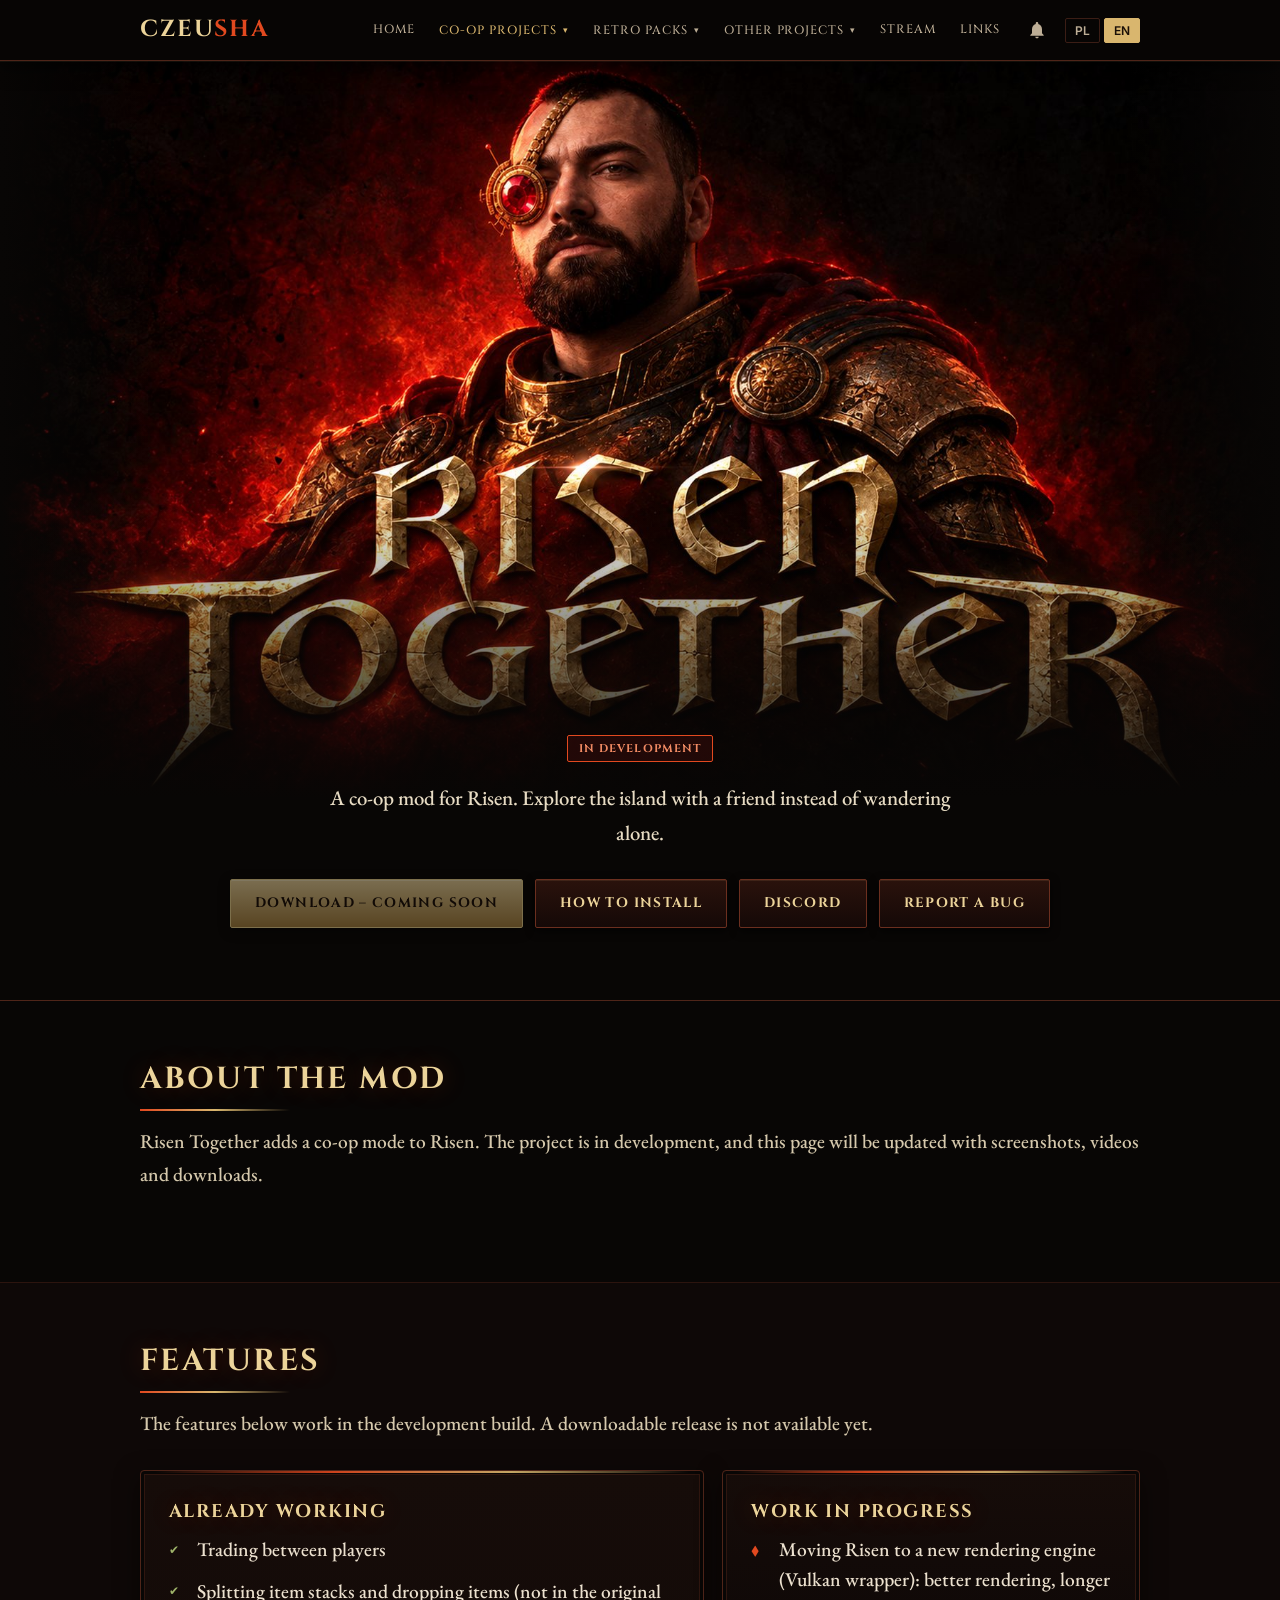
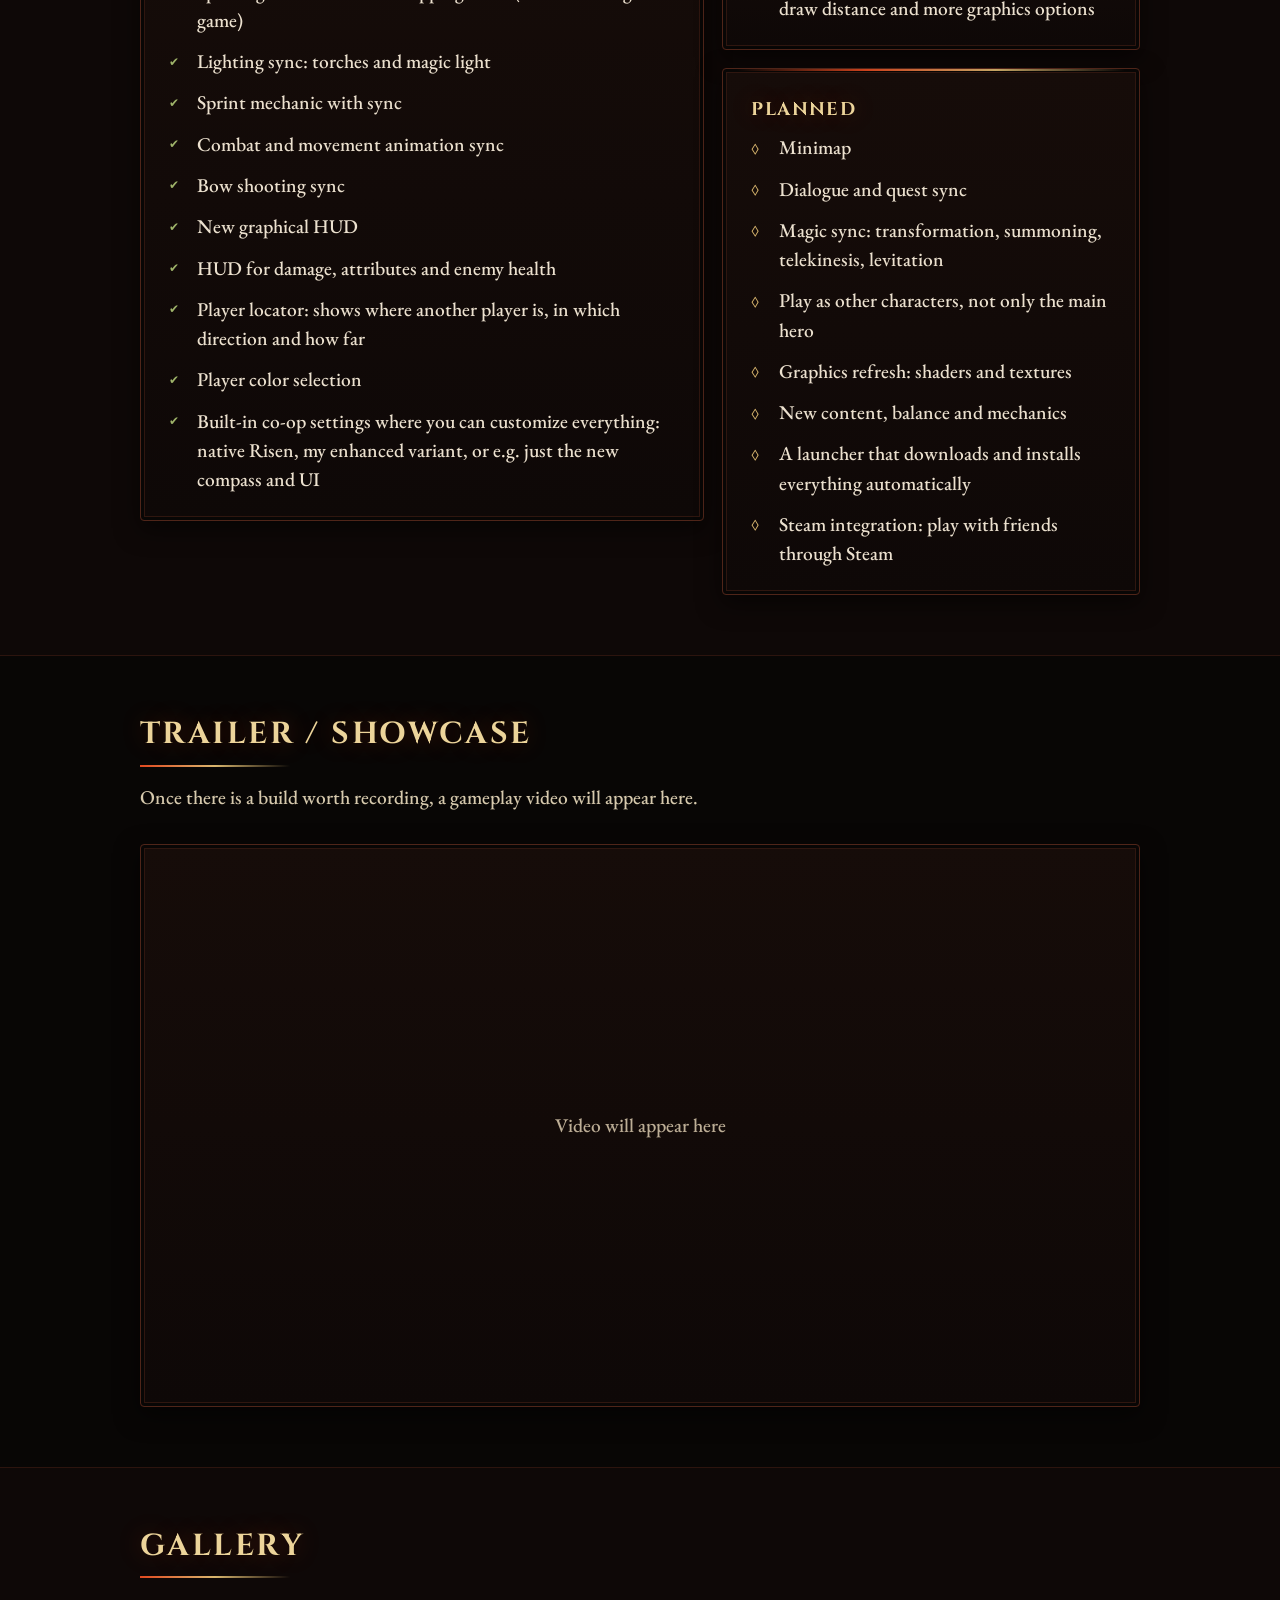
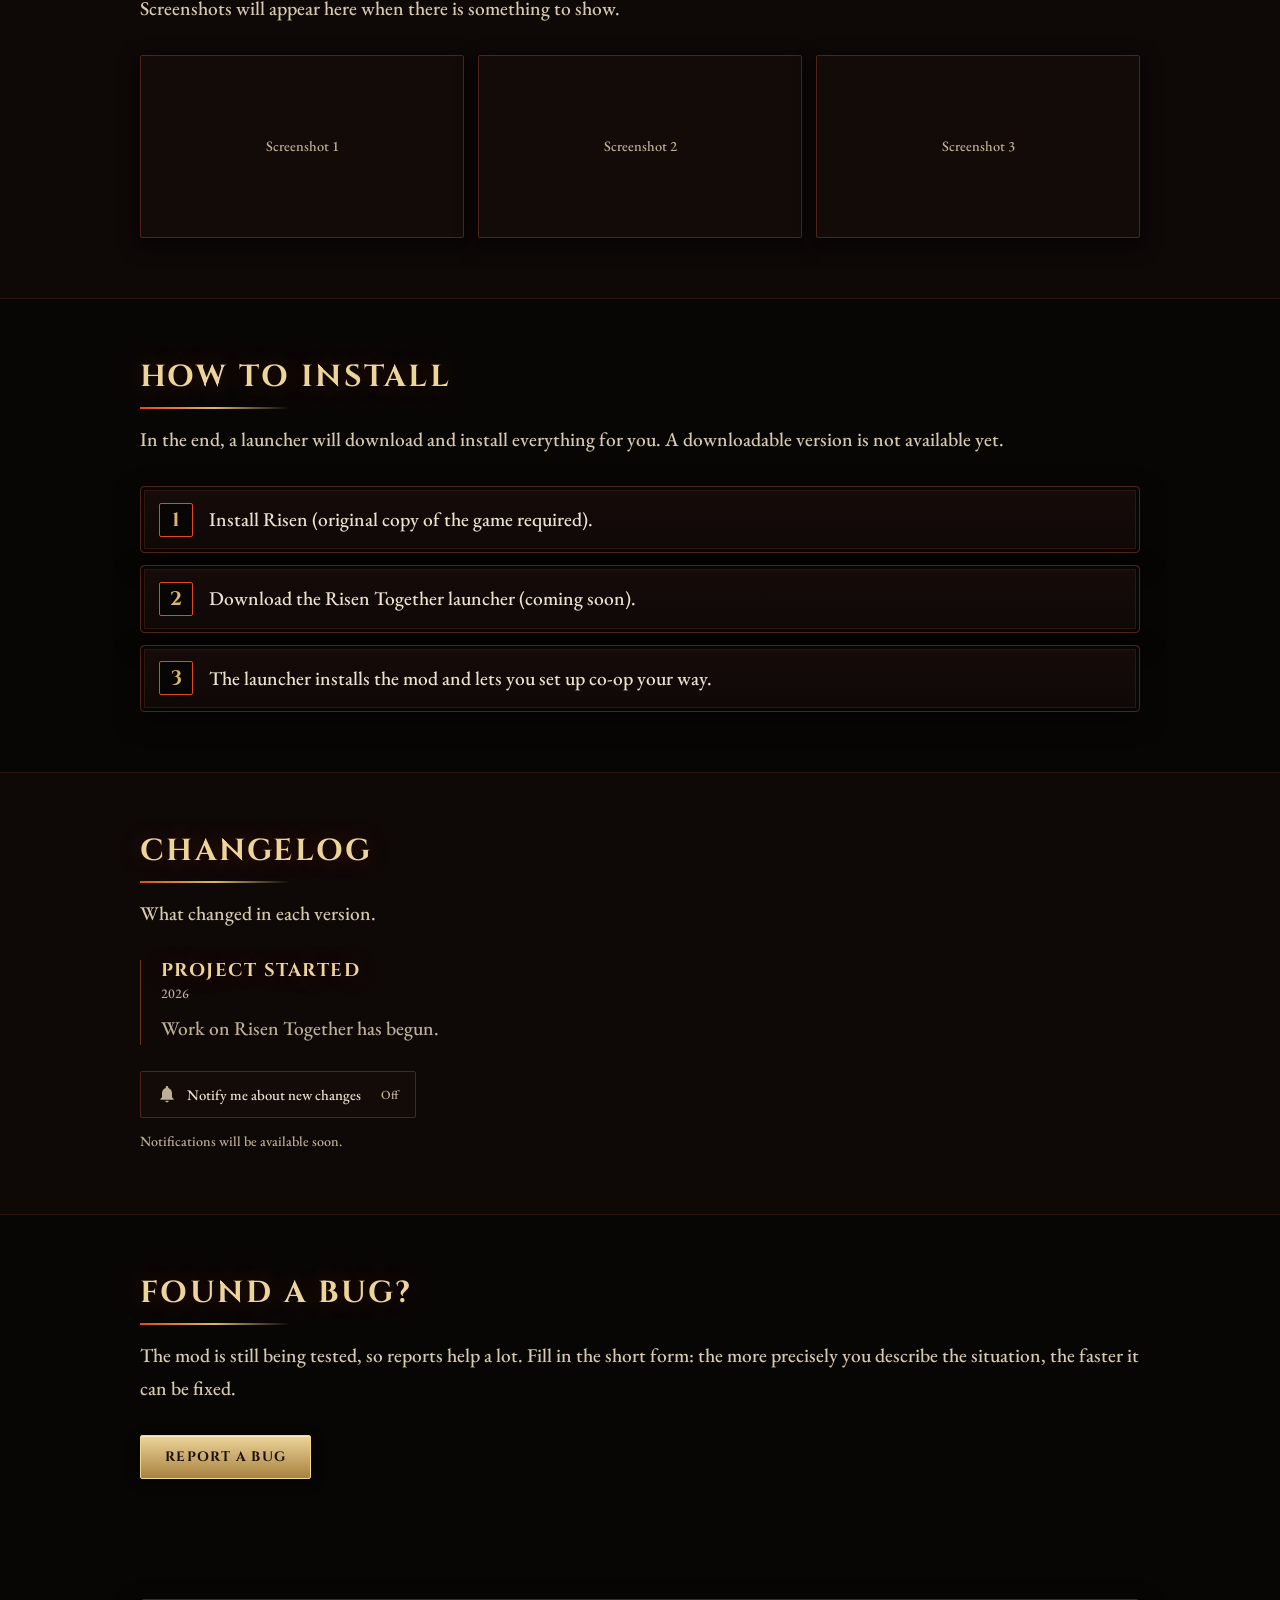
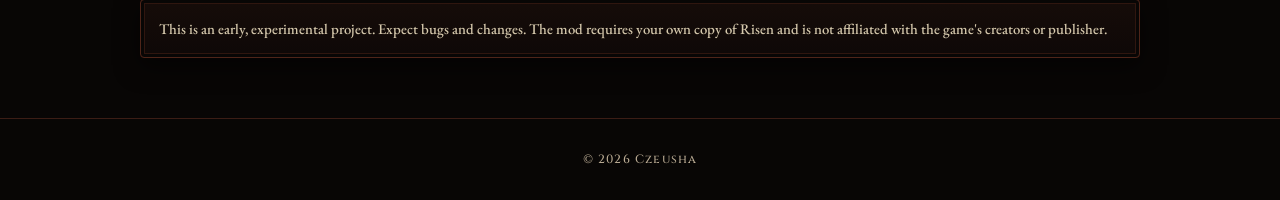
<file: risen-together.html>
<!DOCTYPE html>
<html lang="pl">
<head>
  <meta charset="UTF-8">
  <meta name="viewport" content="width=device-width, initial-scale=1">
  <title data-i18n="r_title">Risen Together – mod co-op do Risen | Czeusha</title>
  <meta name="description" content="Risen Together: mod co-op do gry Risen autorstwa Czeushy.">

  <!-- Podglad linku (Discord, Facebook, X): pokazuje baner -->
  <meta property="og:type" content="website">
  <meta property="og:title" content="Risen Together – mod co-op do Risen">
  <meta property="og:description" content="Mod co-op do gry Risen autorstwa Czeushy.">
  <meta property="og:image" content="https://czeusha.github.io/risen-banner.jpg">
  <meta name="twitter:card" content="summary_large_image">

  <link rel="stylesheet" href="style.css?v=4">
  <link rel="stylesheet" href="risen.css?v=4">
</head>
<body class="theme-risen">

  <nav class="nav">
    <div class="container">
      <a class="logo" href="index.html">CZEU<span>SHA</span></a>
      <div class="nav-links">
        <a href="index.html" data-i18n="nav_home">Start</a>

        <!-- Menu rozwijane: lista pojawia sie pod przyciskiem po najechaniu myszka (na telefonie po dotknieciu) -->
        <div class="dropdown">
          <button type="button" class="dd-btn active" aria-haspopup="true" aria-expanded="false"><span data-i18n="nav_coop">Projekty Coop</span> <span class="caret" aria-hidden="true">&#9662;</span></button>
          <div class="dd-menu"><div class="dd-panel">
            <a class="dd-item" href="risen-together.html">
              <img src="risen-banner.jpg" alt="" width="64" height="40" loading="lazy">
              <span><strong>Risen Together</strong><small data-i18n="badge_dev">W produkcji</small></span>
            </a>
            <!-- Kolejny projekt coop dodasz, kopiujac blok <a class="dd-item"> powyzej -->
          </div></div>
        </div>

        <div class="dropdown">
          <button type="button" class="dd-btn" aria-haspopup="true" aria-expanded="false"><span>Retro Packs</span> <span class="caret" aria-hidden="true">&#9662;</span></button>
          <div class="dd-menu"><div class="dd-panel">
            <div class="dd-item static">
              <span><strong data-i18n="retro_soon_h">Pierwsze paczki wkrótce</strong><small data-i18n="badge_planned">W planach</small></span>
            </div>
            <!-- Gdy bedzie pierwsza paczka: dodaj tu <a class="dd-item" href="strona-paczki.html"> w takim samym ukladzie jak Risen Together -->
          </div></div>
        </div>

        <div class="dropdown">
          <button type="button" class="dd-btn" aria-haspopup="true" aria-expanded="false"><span data-i18n="nav_other">Pozostałe projekty</span> <span class="caret" aria-hidden="true">&#9662;</span></button>
          <div class="dd-menu"><div class="dd-panel">
            <!-- TODO: gdy beda linki (Steam, pobieranie), zamien <div class="dd-item static"> na <a class="dd-item" href="LINK"> (i zamykajacy </div> na </a>) -->
            <div class="dd-item static">
              <span><strong>Czeusha's Morrowind Coop</strong><small data-i18n="badge_done">Wydane</small></span>
            </div>
            <div class="dd-item static">
              <span><strong data-i18n="dub_h">Polski dubbing do Morrowinda</strong><small data-i18n="badge_done">Wydane</small></span>
            </div>
            <div class="dd-item static">
              <span><strong data-i18n="hom_h">Spolszczenie do HoM 5</strong><small data-i18n="badge_done">Wydane</small></span>
            </div>
            <div class="dd-item static">
              <span><strong data-i18n="guides_h">Poradniki na Steamie</strong><small data-i18n="badge_done">Wydane</small></span>
            </div>
          </div></div>
        </div>

        <a href="stream.html">Stream</a>
        <a href="index.html#linki" data-i18n="nav_links">Linki</a>
        <div class="notify-wrap">
          <button type="button" class="bell-nav" aria-haspopup="true" aria-expanded="false" aria-label="Powiadomienia" data-i18n-aria="n_bell_aria"><svg viewBox="0 0 24 24" fill="currentColor" aria-hidden="true"><path d="M12 22c1.1 0 2-.9 2-2h-4c0 1.1.9 2 2 2zm6-6v-5c0-3.07-1.63-5.64-4.5-6.32V4c0-.83-.67-1.5-1.5-1.5s-1.5.67-1.5 1.5v.68C7.64 5.36 6 7.92 6 11v5l-2 2v1h16v-1l-2-2z"/></svg><span class="bell-dot" hidden></span></button>
          <div class="notify-pop" hidden>
            <strong data-i18n="n_pop_h">Powiadomienia</strong>
            <p class="n-hint" data-i18n="n_pop_p">Wybierz, o czym mam Cię powiadamiać. Każde ustawienie działa osobno.</p>
            <button type="button" class="bell-btn" data-notify="updates" aria-pressed="false"><svg viewBox="0 0 24 24" fill="currentColor" aria-hidden="true"><path d="M12 22c1.1 0 2-.9 2-2h-4c0 1.1.9 2 2 2zm6-6v-5c0-3.07-1.63-5.64-4.5-6.32V4c0-.83-.67-1.5-1.5-1.5s-1.5.67-1.5 1.5v.68C7.64 5.36 6 7.92 6 11v5l-2 2v1h16v-1l-2-2z"/></svg><span class="bl" data-i18n="n_updates">Aktualizacje strony i modów</span><em class="st"></em></button>
            <button type="button" class="bell-btn" data-notify="twitch" aria-pressed="false"><svg viewBox="0 0 24 24" fill="currentColor" aria-hidden="true"><path d="M12 22c1.1 0 2-.9 2-2h-4c0 1.1.9 2 2 2zm6-6v-5c0-3.07-1.63-5.64-4.5-6.32V4c0-.83-.67-1.5-1.5-1.5s-1.5.67-1.5 1.5v.68C7.64 5.36 6 7.92 6 11v5l-2 2v1h16v-1l-2-2z"/></svg><span class="bl" data-i18n="n_twitch">Stream na Twitchu</span><em class="st"></em></button>
            <button type="button" class="bell-btn" data-notify="kick" aria-pressed="false"><svg viewBox="0 0 24 24" fill="currentColor" aria-hidden="true"><path d="M12 22c1.1 0 2-.9 2-2h-4c0 1.1.9 2 2 2zm6-6v-5c0-3.07-1.63-5.64-4.5-6.32V4c0-.83-.67-1.5-1.5-1.5s-1.5.67-1.5 1.5v.68C7.64 5.36 6 7.92 6 11v5l-2 2v1h16v-1l-2-2z"/></svg><span class="bl" data-i18n="n_kick">Stream na Kicku</span><em class="st"></em></button>
            <button type="button" class="bell-btn" data-notify="youtube" aria-pressed="false"><svg viewBox="0 0 24 24" fill="currentColor" aria-hidden="true"><path d="M12 22c1.1 0 2-.9 2-2h-4c0 1.1.9 2 2 2zm6-6v-5c0-3.07-1.63-5.64-4.5-6.32V4c0-.83-.67-1.5-1.5-1.5s-1.5.67-1.5 1.5v.68C7.64 5.36 6 7.92 6 11v5l-2 2v1h16v-1l-2-2z"/></svg><span class="bl" data-i18n="n_youtube">Stream na YouTube</span><em class="st"></em></button>
            <button type="button" class="bell-btn all" data-notify-all="all" aria-pressed="false" data-on-key="n_all_on" data-on-pl="Włącz wszystkie" data-off-key="n_all_off" data-off-pl="Wyłącz wszystkie"><svg viewBox="0 0 24 24" fill="currentColor" aria-hidden="true"><path d="M12 22c1.1 0 2-.9 2-2h-4c0 1.1.9 2 2 2zm6-6v-5c0-3.07-1.63-5.64-4.5-6.32V4c0-.83-.67-1.5-1.5-1.5s-1.5.67-1.5 1.5v.68C7.64 5.36 6 7.92 6 11v5l-2 2v1h16v-1l-2-2z"/></svg><span class="all-label">Włącz wszystkie</span></button>
            <p class="n-soon" hidden data-i18n="n_soon">Powiadomienia będą dostępne wkrótce.</p>
            <p class="n-msg" data-notify-msg role="status" aria-live="polite"></p>
          </div>
        </div>
        <div class="lang">
          <button type="button" data-lang="pl">PL</button>
          <button type="button" data-lang="en">EN</button>
        </div>
      </div>
    </div>
  </nav>

  <!-- Baner z napisem jest w obrazku risen-banner.jpg, wiec naglowek h1 jest tylko dla czytnikow ekranu i wyszukiwarek -->
  <header class="hero risen-hero">
    <div class="banner">
      <img src="risen-banner.jpg" alt="Risen Together" width="1800" height="1115">
    </div>
    <div class="container hero-body">
      <h1 class="sr-only">Risen Together</h1>
      <span class="badge" data-i18n="badge_dev">W produkcji</span>
      <p data-i18n="r_hero_p">Mod co-op do gry Risen. Eksploruj wyspę razem ze znajomym zamiast wędrować samotnie.</p>
      <div class="btn-row">
        <!-- TODO: gdy bedzie wersja do pobrania, podmien href na link do Releases i usun klase "disabled" -->
        <a class="btn primary disabled" href="#" data-i18n="r_dl">Pobierz – wkrótce</a>
        <a class="btn" href="#instalacja" data-i18n="r_how">Jak zainstalować</a>
        <a class="btn" href="https://discord.gg/3G6SpS7euk" target="_blank" rel="noopener">Discord</a>
        <button type="button" class="btn" data-open-bug data-i18n="b_btn">Zgłoś buga</button>
      </div>
    </div>
  </header>

  <section>
    <div class="container">
      <h2 data-i18n="r_about_h">O modzie</h2>
      <p class="sub" data-i18n="r_about_sub">Risen Together dodaje do Risena tryb kooperacji. Projekt jest w trakcie tworzenia, a ta strona będzie uzupełniana o zrzuty ekranu, filmy i pliki do pobrania.</p>
    </div>
  </section>

  <section class="band">
    <div class="container">
      <h2 data-i18n="r_feat_h">Funkcje</h2>
      <p class="sub" data-i18n="r_dev_note">Poniższe funkcje działają w wersji deweloperskiej. Wydanie do pobrania jeszcze nie jest dostępne.</p>

      <div class="grid feat-grid">
        <div class="card card--done">
          <h3 data-i18n="r_done_h">Już działa</h3>
          <ul class="list">
            <li data-i18n="d1">Handel między graczami</li>
            <li data-i18n="d2">Dzielenie przedmiotów i wyrzucanie ich (tego nie było w oryginale)</li>
            <li data-i18n="d3">Synchronizacja oświetlenia: pochodnie i magiczne światło</li>
            <li data-i18n="d4">Sprint wraz z synchronizacją</li>
            <li data-i18n="d5">Synchronizacja walki i animacji ruchu</li>
            <li data-i18n="d6">Synchronizacja strzelania z łuku</li>
            <li data-i18n="d7">Nowy graficzny HUD</li>
            <li data-i18n="d8">HUD obrażeń, atrybutów oraz zdrowia przeciwników</li>
            <li data-i18n="d9">Lokator graczy: pokazuje, gdzie jest druga osoba, w którą stronę i jak daleko</li>
            <li data-i18n="d10">Wybór koloru gracza</li>
            <li data-i18n="d11">Wbudowane ustawienia co-opa, w których dostosujesz wszystko pod siebie: natywny Risen, mój ulepszony wariant albo np. tylko nowy kompas i UI</li>
          </ul>
        </div>

        <div class="card card--wip">
          <h3 data-i18n="r_wip_h">W trakcie prac</h3>
          <ul class="list">
            <li data-i18n="w1">Przeniesienie Risena na nowy silnik renderowania (Vulkan wrapper): lepszy render, większy zasięg widzenia i więcej opcji grafiki</li>
          </ul>
        </div>

        <div class="card card--plan">
          <h3 data-i18n="r_plan_h">W planach</h3>
          <ul class="list">
            <li data-i18n="p1">Minimapa</li>
            <li data-i18n="p2">Synchronizacja dialogów i misji</li>
            <li data-i18n="p3">Synchronizacja magii: przemiana, przywoływanie, telekineza, lewitacja</li>
            <li data-i18n="p4">Możliwość gry innymi postaciami, nie tylko głównym bohaterem</li>
            <li data-i18n="p5">Odświeżenie grafiki: shadery i tekstury</li>
            <li data-i18n="p6">Nowa zawartość, balans i mechaniki</li>
            <li data-i18n="p7">Launcher, który sam pobierze i zainstaluje wszystko</li>
            <li data-i18n="p8">Integracja ze Steamem: gra ze znajomymi przez Steam</li>
          </ul>
        </div>
      </div>
    </div>
  </section>

  <section>
    <div class="container">
      <h2 data-i18n="r_video_h">Zwiastun / pokaz</h2>
      <p class="sub" data-i18n="r_video_sub">Gdy będzie wersja warta nagrania, pokażę tu film z gry.</p>
      <div class="video">
        <span data-i18n="r_video_ph">Wideo pojawi się tutaj</span>
        <!-- TODO: gdy wrzucisz film na YouTube, usun linijke <span> powyzej i odkomentuj linijke ponizej,
             zamieniajac WIDEO_ID na ID filmu (to ciag znakow po "v=" w linku)
        <iframe src="https://www.youtube.com/embed/WIDEO_ID" title="Risen Together" allowfullscreen loading="lazy"></iframe>
        -->
      </div>
    </div>
  </section>

  <section class="band">
    <div class="container">
      <h2 data-i18n="r_gal_h">Galeria</h2>
      <p class="sub" data-i18n="r_gal_sub">Zrzuty ekranu pojawią się tutaj, gdy będzie co pokazać.</p>
      <div class="gallery">
        <!-- TODO: wrzuc zrzuty do repozytorium i zamien kazdy blok .ph na: <img src="screen1.jpg" alt="Opis" loading="lazy"> -->
        <div class="ph" data-i18n="r_shot1">Zrzut ekranu 1</div>
        <div class="ph" data-i18n="r_shot2">Zrzut ekranu 2</div>
        <div class="ph" data-i18n="r_shot3">Zrzut ekranu 3</div>
      </div>
    </div>
  </section>

  <section id="instalacja">
    <div class="container">
      <h2 data-i18n="r_inst_h">Jak zainstalować</h2>
      <p class="sub" data-i18n="r_inst_sub">Docelowo launcher pobierze i zainstaluje wszystko za Ciebie. Na razie wersja do pobrania nie jest jeszcze dostępna.</p>
      <ol class="steps">
        <li data-i18n="r_s1">Zainstaluj Risen (wymagana oryginalna kopia gry).</li>
        <li data-i18n="r_s2">Pobierz launcher Risen Together (wkrótce).</li>
        <li data-i18n="r_s3">Launcher zainstaluje mod i pozwoli ustawić co-op pod siebie.</li>
      </ol>
    </div>
  </section>

  <section class="band">
    <div class="container">
      <h2 data-i18n="r_log_h">Lista zmian</h2>
      <p class="sub" data-i18n="r_log_sub">Co zmieniło się w kolejnych wersjach.</p>
      <div class="log">
        <h3 data-i18n="r_log_t">Start projektu</h3>
        <div class="date">2026</div>
        <p data-i18n="r_log_p">Rozpoczęto prace nad Risen Together.</p>
      </div>
      <div class="notify-inline">
        <button type="button" class="bell-btn" data-notify="updates" aria-pressed="false"><svg viewBox="0 0 24 24" fill="currentColor" aria-hidden="true"><path d="M12 22c1.1 0 2-.9 2-2h-4c0 1.1.9 2 2 2zm6-6v-5c0-3.07-1.63-5.64-4.5-6.32V4c0-.83-.67-1.5-1.5-1.5s-1.5.67-1.5 1.5v.68C7.64 5.36 6 7.92 6 11v5l-2 2v1h16v-1l-2-2z"/></svg><span class="bl" data-i18n="n_updates_btn">Powiadom mnie o nowych zmianach</span><em class="st"></em></button>
        <p class="n-soon" hidden data-i18n="n_soon">Powiadomienia będą dostępne wkrótce.</p>
        <p class="n-msg" data-notify-msg role="status" aria-live="polite"></p>
      </div>
    </div>
  </section>

  <section id="zglos-buga">
    <div class="container">
      <h2 data-i18n="b_h">Znalazłeś błąd?</h2>
      <p class="sub" data-i18n="b_sub">Mod jest testowany, więc zgłoszenia bardzo pomagają. Wypełnij krótki formularz: im dokładniej opiszesz sytuację, tym szybciej uda się błąd naprawić.</p>
      <button type="button" class="btn primary" data-open-bug data-i18n="b_btn">Zgłoś buga</button>
    </div>
  </section>


  <section>
    <div class="container">
      <div class="note" data-i18n="r_warn">
        To wczesny, eksperymentalny projekt. Spodziewaj się błędów i zmian. Mod wymaga własnej kopii gry Risen i nie jest powiązany z twórcami ani wydawcą gry.
      </div>
    </div>
  </section>

  <dialog id="bug-dialog" class="bug-dialog" aria-labelledby="bug-title">
    <form id="bug-form" class="bug-form" >
      <div class="bug-head">
        <h2 id="bug-title" data-i18n="b_h2">Zgłoś buga – Risen Together</h2>
        <button type="button" class="bug-x" data-close-bug aria-label="Zamknij" data-i18n-aria="b_close">&times;</button>
      </div>
      <p class="bug-note" data-i18n="b_note">Pola oznaczone * są wymagane. Opisz błąd własnymi słowami, po polsku lub po angielsku.</p>

      <label><span data-i18n="b_email">Twój e-mail *</span>
        <input type="email" name="email" required autocomplete="email" placeholder="adres@example.com"></label>
      <div class="two">
        <label><span data-i18n="b_version">Wersja moda / build</span>
          <input type="text" name="version" placeholder="np. build z 20.11" data-i18n-ph="b_version_ph"></label>
        <label><span data-i18n="b_role">Rola w grze</span>
          <select name="role">
            <option value="Host (zakładam grę)" data-i18n="b_role_host">Host (zakładam grę)</option>
            <option value="Klient (dołączam do gry)" data-i18n="b_role_client">Klient (dołączam do gry)</option>
            <option value="Nie dotyczy / nie wiem" data-i18n="b_role_na">Nie dotyczy / nie wiem</option>
          </select></label>
      </div>
      <label><span data-i18n="b_system">System i sprzęt</span>
        <input type="text" name="system" placeholder="np. Windows 11, RTX 3060, 16 GB RAM" data-i18n-ph="b_system_ph"></label>
      <label><span data-i18n="b_what">1. Sytuacja – co się stało? *</span>
        <textarea name="what" rows="3" required placeholder="np. po handlu przedmiot zniknął obu graczom" data-i18n-ph="b_what_ph"></textarea></label>
      <label><span data-i18n="b_steps">2. Co trzeba zrobić, żeby to powtórzyć? *</span>
        <textarea name="steps" rows="4" required placeholder="1. Uruchom grę jako host&#10;2. Dołącz drugim graczem&#10;3. ..." data-i18n-ph="b_steps_ph"></textarea></label>
      <label><span data-i18n="b_expected">3. Co powinno się stać?</span>
        <textarea name="expected" rows="2"></textarea></label>
      <label><span data-i18n="b_plugins">4. Jakie pluginy, mody i opcje co-opa były włączone?</span>
        <textarea name="plugins" rows="3" placeholder="np. handel, sprint, nowy HUD, mini-mapa wyłączona" data-i18n-ph="b_plugins_ph"></textarea></label>
      <label><span data-i18n="b_links">5. Linki do logów, zrzutów ekranu lub nagrania</span>
        <input type="text" name="links" placeholder="https://..."></label>

      <!-- pole-pulapka na boty: ludzie go nie widza -->
      <div class="hp" aria-hidden="true"><label>Nie zaznaczaj <input type="checkbox" name="botcheck" tabindex="-1" autocomplete="off"></label></div>

      <p class="form-msg" role="status" aria-live="polite"></p>
      <div class="bug-copy-wrap" hidden>
        <textarea class="bug-copy" readonly rows="6" aria-label="Treść zgłoszenia"></textarea>
        <button type="button" class="btn" data-copy-bug data-i18n="b_copy">Skopiuj treść</button>
      </div>

      <div class="bug-actions">
        <button type="submit" class="btn primary" data-i18n="b_send">Wyślij zgłoszenie</button>
        <button type="button" class="btn" data-close-bug data-i18n="b_cancel">Anuluj</button>
      </div>
    </form>
  </dialog>

  <footer>
    <div class="container">© 2026 Czeusha</div>
  </footer>

  <script src="config.js?v=4"></script>
  <script src="notify.js?v=4"></script>
  <script src="site.js?v=4"></script>
  <script src="lang.js?v=4"></script>
</body>
</html>
</file>
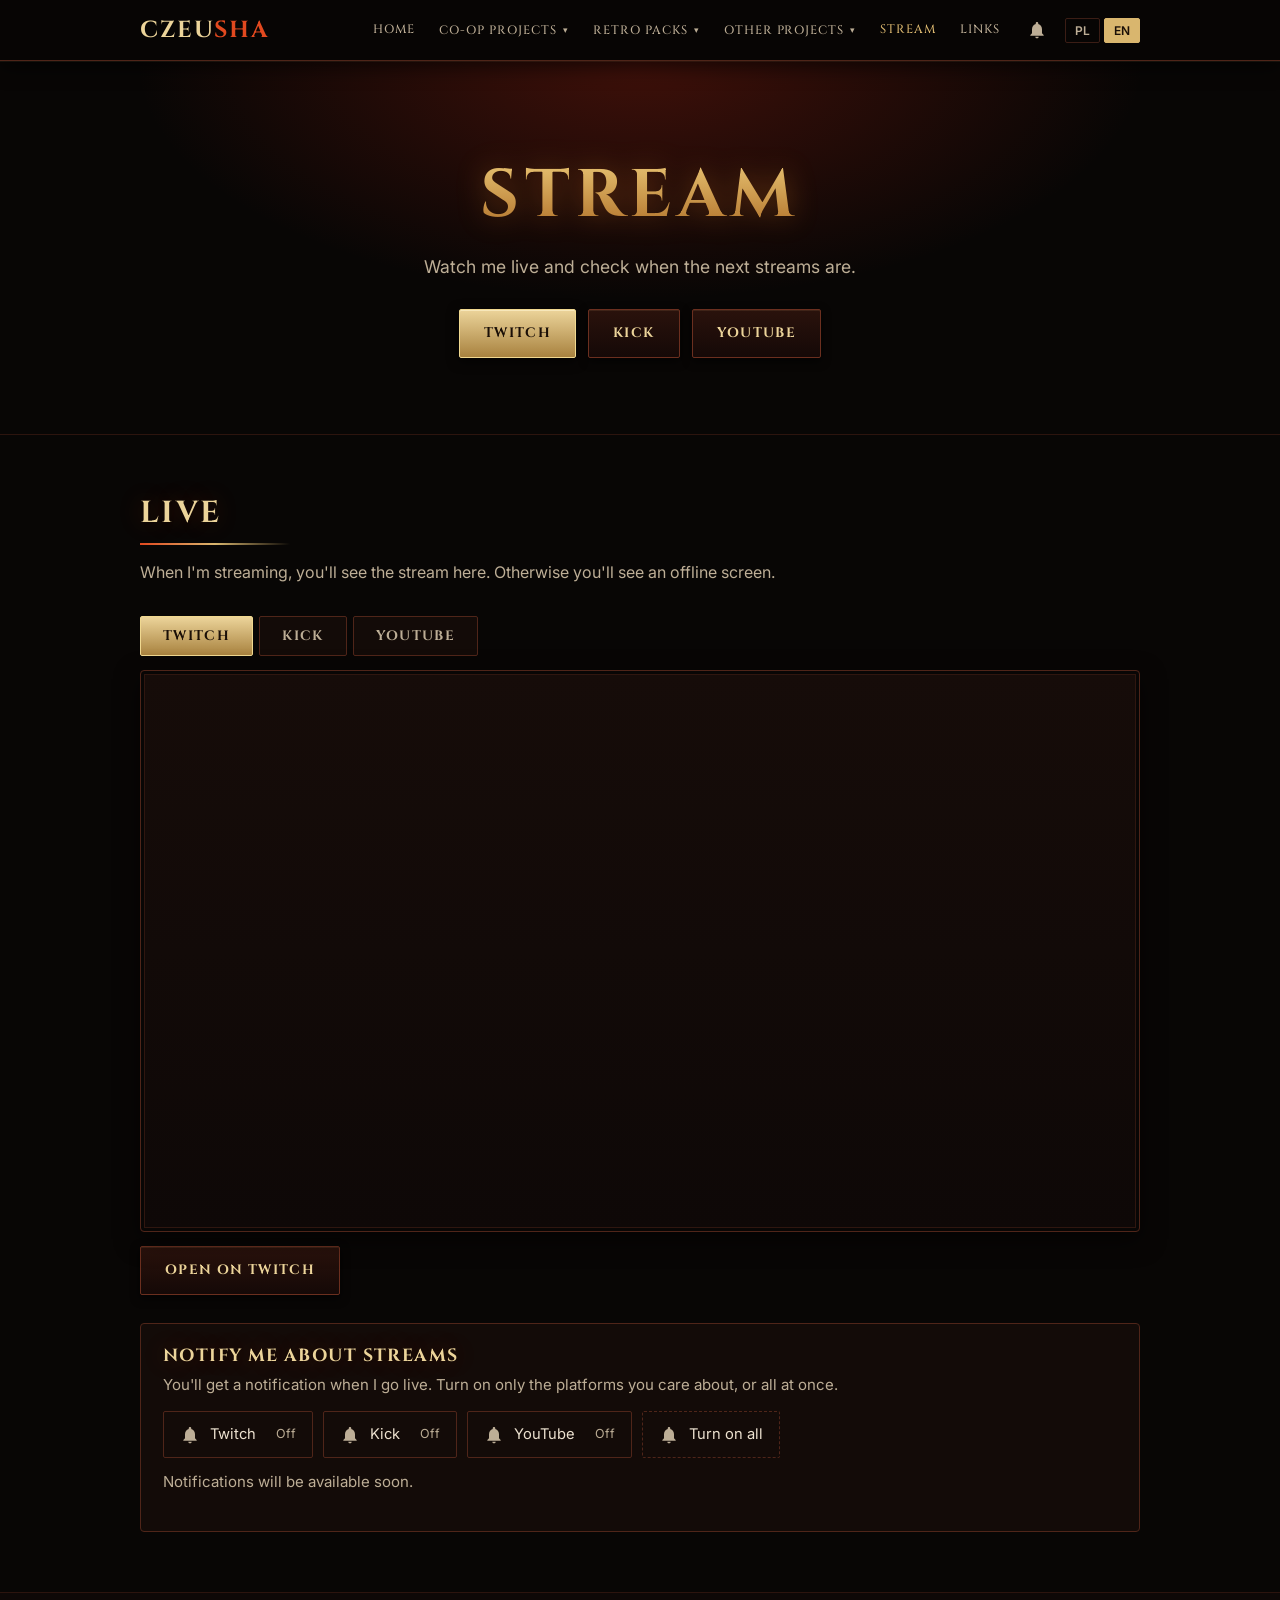
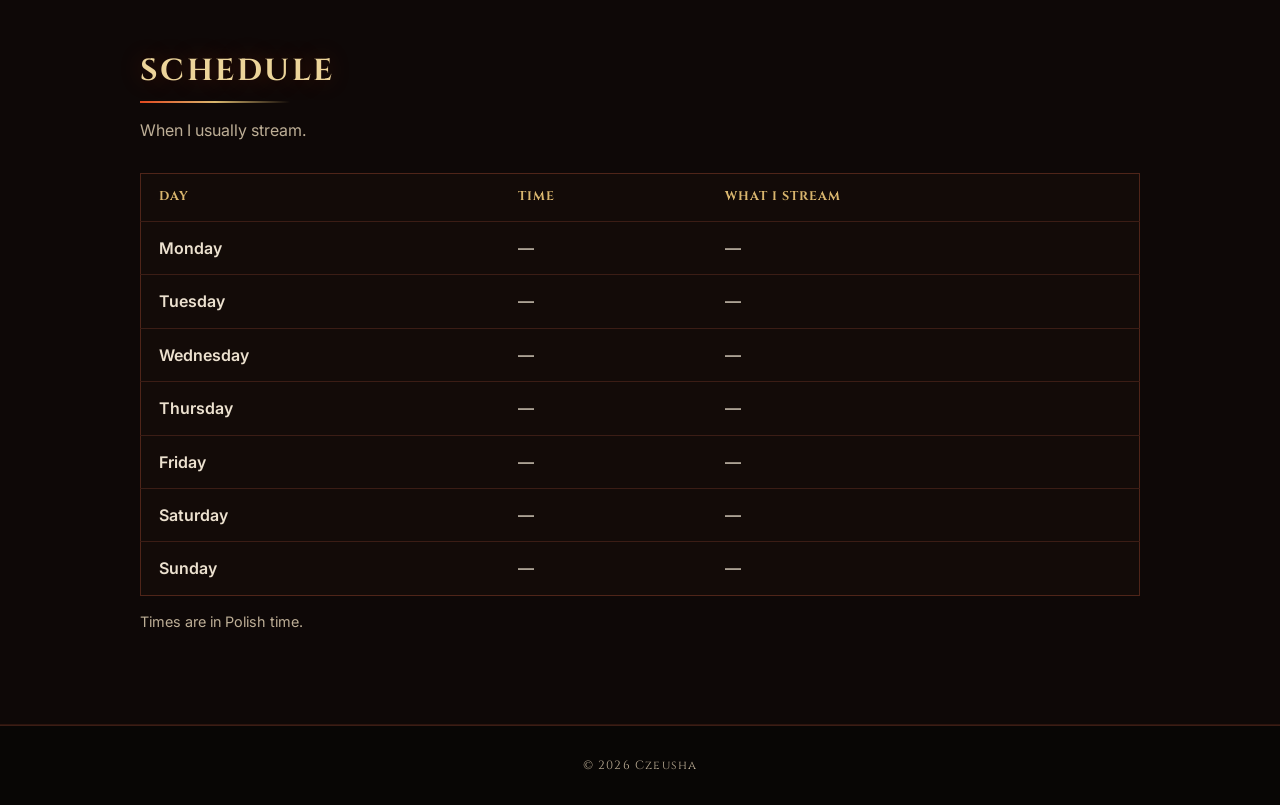
<file: stream.html>
<!DOCTYPE html>
<html lang="pl">
<head>
  <meta charset="UTF-8">
  <meta name="viewport" content="width=device-width, initial-scale=1">
  <title>Stream – Czeusha</title>
  <meta name="description" content="Transmisja na żywo i harmonogram streamów Czeushy.">
  <link rel="stylesheet" href="style.css?v=4">
</head>
<body>

  <nav class="nav">
    <div class="container">
      <a class="logo" href="index.html">CZEU<span>SHA</span></a>
      <div class="nav-links">
        <a href="index.html" data-i18n="nav_home">Start</a>

        <!-- Menu rozwijane: lista pojawia sie pod przyciskiem po najechaniu myszka (na telefonie po dotknieciu) -->
        <div class="dropdown">
          <button type="button" class="dd-btn" aria-haspopup="true" aria-expanded="false"><span data-i18n="nav_coop">Projekty Coop</span> <span class="caret" aria-hidden="true">&#9662;</span></button>
          <div class="dd-menu"><div class="dd-panel">
            <a class="dd-item" href="risen-together.html">
              <img src="risen-banner.jpg" alt="" width="64" height="40" loading="lazy">
              <span><strong>Risen Together</strong><small data-i18n="badge_dev">W produkcji</small></span>
            </a>
            <!-- Kolejny projekt coop dodasz, kopiujac blok <a class="dd-item"> powyzej -->
          </div></div>
        </div>

        <div class="dropdown">
          <button type="button" class="dd-btn" aria-haspopup="true" aria-expanded="false"><span>Retro Packs</span> <span class="caret" aria-hidden="true">&#9662;</span></button>
          <div class="dd-menu"><div class="dd-panel">
            <div class="dd-item static">
              <span><strong data-i18n="retro_soon_h">Pierwsze paczki wkrótce</strong><small data-i18n="badge_planned">W planach</small></span>
            </div>
            <!-- Gdy bedzie pierwsza paczka: dodaj tu <a class="dd-item" href="strona-paczki.html"> w takim samym ukladzie jak Risen Together -->
          </div></div>
        </div>

        <div class="dropdown">
          <button type="button" class="dd-btn" aria-haspopup="true" aria-expanded="false"><span data-i18n="nav_other">Pozostałe projekty</span> <span class="caret" aria-hidden="true">&#9662;</span></button>
          <div class="dd-menu"><div class="dd-panel">
            <!-- TODO: gdy beda linki (Steam, pobieranie), zamien <div class="dd-item static"> na <a class="dd-item" href="LINK"> (i zamykajacy </div> na </a>) -->
            <div class="dd-item static">
              <span><strong>Czeusha's Morrowind Coop</strong><small data-i18n="badge_done">Wydane</small></span>
            </div>
            <div class="dd-item static">
              <span><strong data-i18n="dub_h">Polski dubbing do Morrowinda</strong><small data-i18n="badge_done">Wydane</small></span>
            </div>
            <div class="dd-item static">
              <span><strong data-i18n="hom_h">Spolszczenie do HoM 5</strong><small data-i18n="badge_done">Wydane</small></span>
            </div>
            <div class="dd-item static">
              <span><strong data-i18n="guides_h">Poradniki na Steamie</strong><small data-i18n="badge_done">Wydane</small></span>
            </div>
          </div></div>
        </div>

        <a class="active" href="stream.html">Stream</a>
        <a href="index.html#linki" data-i18n="nav_links">Linki</a>
        <div class="notify-wrap">
          <button type="button" class="bell-nav" aria-haspopup="true" aria-expanded="false" aria-label="Powiadomienia" data-i18n-aria="n_bell_aria"><svg viewBox="0 0 24 24" fill="currentColor" aria-hidden="true"><path d="M12 22c1.1 0 2-.9 2-2h-4c0 1.1.9 2 2 2zm6-6v-5c0-3.07-1.63-5.64-4.5-6.32V4c0-.83-.67-1.5-1.5-1.5s-1.5.67-1.5 1.5v.68C7.64 5.36 6 7.92 6 11v5l-2 2v1h16v-1l-2-2z"/></svg><span class="bell-dot" hidden></span></button>
          <div class="notify-pop" hidden>
            <strong data-i18n="n_pop_h">Powiadomienia</strong>
            <p class="n-hint" data-i18n="n_pop_p">Wybierz, o czym mam Cię powiadamiać. Każde ustawienie działa osobno.</p>
            <button type="button" class="bell-btn" data-notify="updates" aria-pressed="false"><svg viewBox="0 0 24 24" fill="currentColor" aria-hidden="true"><path d="M12 22c1.1 0 2-.9 2-2h-4c0 1.1.9 2 2 2zm6-6v-5c0-3.07-1.63-5.64-4.5-6.32V4c0-.83-.67-1.5-1.5-1.5s-1.5.67-1.5 1.5v.68C7.64 5.36 6 7.92 6 11v5l-2 2v1h16v-1l-2-2z"/></svg><span class="bl" data-i18n="n_updates">Aktualizacje strony i modów</span><em class="st"></em></button>
            <button type="button" class="bell-btn" data-notify="twitch" aria-pressed="false"><svg viewBox="0 0 24 24" fill="currentColor" aria-hidden="true"><path d="M12 22c1.1 0 2-.9 2-2h-4c0 1.1.9 2 2 2zm6-6v-5c0-3.07-1.63-5.64-4.5-6.32V4c0-.83-.67-1.5-1.5-1.5s-1.5.67-1.5 1.5v.68C7.64 5.36 6 7.92 6 11v5l-2 2v1h16v-1l-2-2z"/></svg><span class="bl" data-i18n="n_twitch">Stream na Twitchu</span><em class="st"></em></button>
            <button type="button" class="bell-btn" data-notify="kick" aria-pressed="false"><svg viewBox="0 0 24 24" fill="currentColor" aria-hidden="true"><path d="M12 22c1.1 0 2-.9 2-2h-4c0 1.1.9 2 2 2zm6-6v-5c0-3.07-1.63-5.64-4.5-6.32V4c0-.83-.67-1.5-1.5-1.5s-1.5.67-1.5 1.5v.68C7.64 5.36 6 7.92 6 11v5l-2 2v1h16v-1l-2-2z"/></svg><span class="bl" data-i18n="n_kick">Stream na Kicku</span><em class="st"></em></button>
            <button type="button" class="bell-btn" data-notify="youtube" aria-pressed="false"><svg viewBox="0 0 24 24" fill="currentColor" aria-hidden="true"><path d="M12 22c1.1 0 2-.9 2-2h-4c0 1.1.9 2 2 2zm6-6v-5c0-3.07-1.63-5.64-4.5-6.32V4c0-.83-.67-1.5-1.5-1.5s-1.5.67-1.5 1.5v.68C7.64 5.36 6 7.92 6 11v5l-2 2v1h16v-1l-2-2z"/></svg><span class="bl" data-i18n="n_youtube">Stream na YouTube</span><em class="st"></em></button>
            <button type="button" class="bell-btn all" data-notify-all="all" aria-pressed="false" data-on-key="n_all_on" data-on-pl="Włącz wszystkie" data-off-key="n_all_off" data-off-pl="Wyłącz wszystkie"><svg viewBox="0 0 24 24" fill="currentColor" aria-hidden="true"><path d="M12 22c1.1 0 2-.9 2-2h-4c0 1.1.9 2 2 2zm6-6v-5c0-3.07-1.63-5.64-4.5-6.32V4c0-.83-.67-1.5-1.5-1.5s-1.5.67-1.5 1.5v.68C7.64 5.36 6 7.92 6 11v5l-2 2v1h16v-1l-2-2z"/></svg><span class="all-label">Włącz wszystkie</span></button>
            <p class="n-soon" hidden data-i18n="n_soon">Powiadomienia będą dostępne wkrótce.</p>
            <p class="n-msg" data-notify-msg role="status" aria-live="polite"></p>
          </div>
        </div>
        <div class="lang">
          <button type="button" data-lang="pl">PL</button>
          <button type="button" data-lang="en">EN</button>
        </div>
      </div>
    </div>
  </nav>

  <header class="hero">
    <div class="container">
      <h1><em>Stream</em></h1>
      <p data-i18n="s_hero_p">Oglądaj mnie na żywo i sprawdź, kiedy są kolejne streamy.</p>
      <div class="btn-row">
        <a class="btn primary" href="https://twitch.tv/czeusha" target="_blank" rel="noopener">Twitch</a>
        <a class="btn" href="https://kick.com/czeusha" target="_blank" rel="noopener">Kick</a>
        <a class="btn" href="#" data-yt>YouTube</a>
      </div>
    </div>
  </header>

  <section>
    <div class="container">
      <h2 data-i18n="s_live_h">Na żywo</h2>
      <p class="sub" data-i18n="s_live_sub">Gdy streamuję, zobaczysz tutaj transmisję. W przeciwnym razie zobaczysz ekran offline.</p>

      <!-- Wybor platformy. Odtwarzacze laduja sie dopiero po wybraniu zakladki (kod w site.js).
           Nazwy kanalow i ID kanalu YouTube ustawiasz w config.js. -->
      <div class="tabs" role="tablist" aria-label="Platforma">
        <button type="button" class="tab" role="tab" id="tab-twitch" data-platform="twitch" aria-controls="panel-twitch" aria-selected="true">Twitch</button>
        <button type="button" class="tab" role="tab" id="tab-kick" data-platform="kick" aria-controls="panel-kick" aria-selected="false" tabindex="-1">Kick</button>
        <button type="button" class="tab" role="tab" id="tab-youtube" data-platform="youtube" aria-controls="panel-youtube" aria-selected="false" tabindex="-1">YouTube</button>
      </div>

      <div class="video">
        <div class="panel" id="panel-twitch" role="tabpanel" aria-labelledby="tab-twitch"></div>
        <div class="panel" id="panel-kick" role="tabpanel" aria-labelledby="tab-kick" hidden></div>
        <div class="panel" id="panel-youtube" role="tabpanel" aria-labelledby="tab-youtube" hidden>
          <p class="panel-msg" data-i18n="s_yt_soon">Odtwarzacz YouTube pojawi się, gdy dodam kanał.</p>
        </div>
      </div>

      <div class="platform-actions">
        <div data-for="twitch"><a class="btn" href="https://twitch.tv/czeusha" target="_blank" rel="noopener" data-i18n="s_open_twitch">Otwórz na Twitchu</a></div>
        <div data-for="kick" hidden><a class="btn" href="https://kick.com/czeusha" target="_blank" rel="noopener" data-i18n="s_open_kick">Otwórz na Kicku</a></div>
        <div data-for="youtube" hidden>
          <a class="btn" href="#" data-yt data-i18n="s_open_yt">Otwórz na YouTube</a>
          <span id="yt-live-wrap" hidden><a class="btn" id="yt-live" href="#" target="_blank" rel="noopener" data-i18n="s_yt_live">Transmisja na żywo</a></span>
        </div>
      </div>

      <div class="notify-box" id="powiadomienia">
        <h3 data-i18n="n_stream_h">Powiadom mnie o streamie</h3>
        <p data-i18n="n_stream_p">Dostaniesz powiadomienie, gdy zacznę transmisję. Włącz tylko te platformy, które Cię interesują, albo wszystkie naraz.</p>
        <div class="bell-row">
          <button type="button" class="bell-btn" data-notify="twitch" aria-pressed="false"><svg viewBox="0 0 24 24" fill="currentColor" aria-hidden="true"><path d="M12 22c1.1 0 2-.9 2-2h-4c0 1.1.9 2 2 2zm6-6v-5c0-3.07-1.63-5.64-4.5-6.32V4c0-.83-.67-1.5-1.5-1.5s-1.5.67-1.5 1.5v.68C7.64 5.36 6 7.92 6 11v5l-2 2v1h16v-1l-2-2z"/></svg><span class="bl">Twitch</span><em class="st"></em></button>
          <button type="button" class="bell-btn" data-notify="kick" aria-pressed="false"><svg viewBox="0 0 24 24" fill="currentColor" aria-hidden="true"><path d="M12 22c1.1 0 2-.9 2-2h-4c0 1.1.9 2 2 2zm6-6v-5c0-3.07-1.63-5.64-4.5-6.32V4c0-.83-.67-1.5-1.5-1.5s-1.5.67-1.5 1.5v.68C7.64 5.36 6 7.92 6 11v5l-2 2v1h16v-1l-2-2z"/></svg><span class="bl">Kick</span><em class="st"></em></button>
          <button type="button" class="bell-btn" data-notify="youtube" aria-pressed="false"><svg viewBox="0 0 24 24" fill="currentColor" aria-hidden="true"><path d="M12 22c1.1 0 2-.9 2-2h-4c0 1.1.9 2 2 2zm6-6v-5c0-3.07-1.63-5.64-4.5-6.32V4c0-.83-.67-1.5-1.5-1.5s-1.5.67-1.5 1.5v.68C7.64 5.36 6 7.92 6 11v5l-2 2v1h16v-1l-2-2z"/></svg><span class="bl">YouTube</span><em class="st"></em></button>
          <button type="button" class="bell-btn all" data-notify-all="streams" aria-pressed="false" data-on-key="n_all_on" data-on-pl="Włącz wszystkie" data-off-key="n_all_off" data-off-pl="Wyłącz wszystkie"><svg viewBox="0 0 24 24" fill="currentColor" aria-hidden="true"><path d="M12 22c1.1 0 2-.9 2-2h-4c0 1.1.9 2 2 2zm6-6v-5c0-3.07-1.63-5.64-4.5-6.32V4c0-.83-.67-1.5-1.5-1.5s-1.5.67-1.5 1.5v.68C7.64 5.36 6 7.92 6 11v5l-2 2v1h16v-1l-2-2z"/></svg><span class="all-label">Włącz wszystkie</span></button>
        </div>
        <p class="n-soon" hidden data-i18n="n_soon">Powiadomienia będą dostępne wkrótce.</p>
        <p class="n-msg" data-notify-msg role="status" aria-live="polite"></p>
      </div>
    </div>
  </section>

  <section class="band">
    <div class="container">
      <h2 data-i18n="s_sched_h">Harmonogram</h2>
      <p class="sub" data-i18n="s_sched_sub">Kiedy zwykle streamuję.</p>

      <!-- TODO: wpisz swoje dni, godziny i co streamujesz (zamien myslniki "—").
           Jesli nie streamujesz danego dnia, zostaw "—" albo usun caly wiersz <tr>. -->
      <div class="table-wrap">
        <table class="schedule">
          <thead>
            <tr>
              <th data-i18n="s_col_day">Dzień</th>
              <th data-i18n="s_col_time">Godzina</th>
              <th data-i18n="s_col_what">Co streamuję</th>
            </tr>
          </thead>
          <tbody>
            <tr><td data-i18n="s_mon">Poniedziałek</td><td>—</td><td>—</td></tr>
            <tr><td data-i18n="s_tue">Wtorek</td><td>—</td><td>—</td></tr>
            <tr><td data-i18n="s_wed">Środa</td><td>—</td><td>—</td></tr>
            <tr><td data-i18n="s_thu">Czwartek</td><td>—</td><td>—</td></tr>
            <tr><td data-i18n="s_fri">Piątek</td><td>—</td><td>—</td></tr>
            <tr><td data-i18n="s_sat">Sobota</td><td>—</td><td>—</td></tr>
            <tr><td data-i18n="s_sun">Niedziela</td><td>—</td><td>—</td></tr>
          </tbody>
        </table>
      </div>

      <p class="sub" style="margin-top: 14px; font-size: .9rem;" data-i18n="s_tz">Godziny podane w czasie polskim.</p>

      <!-- OPCJA: kalendarz Google zamiast tabeli.
           W Kalendarzu Google utworz kalendarz "Streamy", ustaw go jako publiczny,
           w jego ustawieniach wybierz "Zintegruj kalendarz" i skopiuj kod osadzania (iframe).
           Wklej ten kod w tym miejscu. -->
    </div>
  </section>

  <footer>
    <div class="container">© 2026 Czeusha</div>
  </footer>

  <script src="config.js?v=4"></script>
  <script src="notify.js?v=4"></script>
  <script src="site.js?v=4"></script>
  <script src="lang.js?v=4"></script>
</body>
</html>
</file>
<file: style.css>
@import url('https://fonts.googleapis.com/css2?family=Cinzel:wght@500;700&family=Inter:wght@400;500;600&display=swap');

/* Paleta z banera Risen Together: czern, rozzarzona czerwien i zloto jak kamienne litery.
   Zmieniasz kolory tutaj, a zmienia sie cala strona. */
:root {
  --bg: #080605;
  --bg-2: #0e0807;
  --card: #130b08;
  --border: #3b1d15;
  --frame: #4f2519;
  --text: #ece1cf;
  --muted: #bdae96;
  --accent: #d9b66e;
  --accent-2: #9fb46a;
  --ember: #e2491f;
  --radius: 4px;
}

* { box-sizing: border-box; margin: 0; padding: 0; }

html { scroll-behavior: smooth; }

body {
  font-family: 'Inter', system-ui, sans-serif;
  background: var(--bg);
  color: var(--text);
  line-height: 1.65;
  min-height: 100vh;
}

a { color: var(--accent); text-decoration: none; }
a:hover { text-decoration: underline; }

h1, h2, h3 {
  font-family: 'Cinzel', Georgia, serif;
  font-weight: 700;
  text-transform: uppercase;
  letter-spacing: .08em;
  line-height: 1.2;
  color: #ecd49a;
  text-shadow: 0 0 24px rgba(226, 73, 31, .3);
}

.container { width: min(1000px, 100% - 32px); margin-inline: auto; }

.sr-only {
  position: absolute; width: 1px; height: 1px;
  overflow: hidden; clip: rect(0 0 0 0); white-space: nowrap;
}

/* NAV */
.nav {
  position: sticky; top: 0; z-index: 20;
  background: rgba(8, 6, 5, .92);
  backdrop-filter: blur(10px);
  border-bottom: 1px solid var(--frame);
  box-shadow: 0 1px 0 rgba(217, 182, 110, .08), 0 6px 20px rgba(0, 0, 0, .6);
}
.nav .container {
  display: flex; align-items: center; justify-content: space-between;
  height: 60px;
}
.logo {
  font-family: 'Cinzel', serif;
  font-weight: 700; font-size: 1.45rem;
  letter-spacing: .08em; color: #ecd49a;
}
.logo span { color: var(--ember); }
.logo:hover { text-decoration: none; }

.nav-links { display: flex; align-items: center; gap: 2px; }
.nav-links > a,
.dd-btn {
  font-family: 'Cinzel', serif;
  font-weight: 500;
  text-transform: uppercase;
  letter-spacing: .08em;
  font-size: .76rem;
  color: var(--muted);
  padding: 8px 11px;
  background: none; border: 0; cursor: pointer;
  transition: color .15s;
}
.nav-links > a:hover,
.nav-links > a.active,
.dd-btn:hover,
.dd-btn.active,
.dropdown:hover .dd-btn,
.dropdown.open .dd-btn { color: var(--accent); text-decoration: none; }

/* MENU ROZWIJANE */
.dropdown { position: relative; display: flex; align-items: center; height: 60px; }
.dd-btn { display: inline-flex; align-items: center; gap: 6px; }
.dd-btn .caret { font-size: .7em; transition: transform .2s; }
.dropdown:hover .caret,
.dropdown.open .caret { transform: rotate(180deg); }

.dd-menu {
  display: none;
  position: absolute; top: 100%; left: 0;
  min-width: 280px;
  z-index: 30;
}
.dropdown:hover .dd-menu,
.dropdown.open .dd-menu { display: block; }

.dd-panel {
  display: grid; gap: 4px;
  padding: 10px;
  background: #100908;
  border: 1px solid #5a2a1c;
  border-radius: var(--radius);
  box-shadow: inset 0 0 0 3px #080605, inset 0 0 0 4px #2f160f, 0 14px 34px rgba(0, 0, 0, .8);
}
.dd-item {
  display: flex; align-items: center; gap: 12px;
  padding: 10px 14px;
  border-radius: 3px;
  color: var(--text);
  font-family: 'Inter', sans-serif;
  text-transform: none; letter-spacing: 0;
}
a.dd-item:hover { background: rgba(226, 73, 31, .14); color: #fff; text-decoration: none; }
.dd-item.static { cursor: default; }
.dd-item strong { display: block; font-size: .98rem; font-weight: 600; line-height: 1.3; }
.dd-item small { display: block; color: var(--muted); font-size: .8rem; line-height: 1.3; }
.dd-item img {
  width: 64px; height: 40px; flex-shrink: 0;
  object-fit: cover; object-position: 50% 18%;
  border: 1px solid var(--frame);
  border-radius: 3px;
}

/* PRZELACZNIK JEZYKA */
.lang { display: flex; gap: 4px; margin-left: 8px; }
.lang button {
  background: transparent;
  border: 1px solid var(--border);
  color: var(--muted);
  padding: 4px 9px;
  border-radius: 2px;
  cursor: pointer;
  font: 600 .75rem 'Inter', sans-serif;
}
.lang button:hover { color: var(--text); border-color: var(--accent); }
.lang button.active { background: var(--accent); border-color: var(--accent); color: #1a0f07; }

/* HERO */
.hero {
  padding: 96px 0 76px;
  text-align: center;
  background:
    radial-gradient(720px 340px at 50% 0%, rgba(190, 40, 20, .3), transparent 70%),
    var(--bg);
  border-bottom: 1px solid #2c140e;
}
.hero h1 { font-size: clamp(2.1rem, 7vw, 4.2rem); margin-bottom: 18px; line-height: 1.15; }
.hero h1 em {
  font-style: normal;
  background: linear-gradient(#f0cf7d, #a8651f);
  -webkit-background-clip: text;
  background-clip: text;
  color: transparent;
  text-shadow: none;
  filter: drop-shadow(0 0 14px rgba(214, 120, 30, .4));
}
.hero p { color: var(--muted); max-width: 620px; margin: 0 auto 28px; font-size: 1.1rem; }

.badge {
  display: inline-block;
  padding: 3px 11px;
  border-radius: 2px;
  font-family: 'Cinzel', serif;
  font-size: .7rem; font-weight: 700;
  letter-spacing: .1em; text-transform: uppercase;
  border: 1px solid var(--ember);
  color: #f08a63;
  background: rgba(161, 25, 27, .16);
  margin-bottom: 18px;
}
.badge.done { border-color: var(--accent-2); color: #b9cc86; background: transparent; }
.badge.planned { border-color: var(--border); color: var(--muted); background: transparent; }

/* PRZYCISKI – jak kute plytki */
.btn {
  display: inline-block;
  padding: 12px 24px;
  border-radius: 2px;
  font-family: 'Cinzel', serif;
  font-weight: 700; font-size: .85rem;
  letter-spacing: .1em; text-transform: uppercase;
  color: #ecd49a;
  border: 1px solid #6b2f1f;
  background: linear-gradient(#2a120c, #150907);
  box-shadow: inset 0 1px 0 rgba(255, 190, 130, .1), 0 3px 10px rgba(0, 0, 0, .7);
  transition: transform .15s, box-shadow .15s, border-color .15s;
}
.btn:hover {
  transform: translateY(-2px);
  border-color: var(--ember);
  box-shadow: inset 0 1px 0 rgba(255, 190, 130, .2), 0 0 20px rgba(226, 73, 31, .4);
  text-decoration: none;
}
.btn.primary {
  color: #1a0f07;
  border-color: #f0d890;
  background: linear-gradient(#ecd49a, #a8823f);
  box-shadow: inset 0 1px 0 rgba(255, 245, 210, .6), 0 3px 12px rgba(0, 0, 0, .7);
}
.btn.primary:hover { box-shadow: inset 0 1px 0 rgba(255, 245, 210, .6), 0 0 22px rgba(217, 182, 110, .45); }
.btn.disabled { opacity: .5; pointer-events: none; }
.btn-row { display: flex; gap: 12px; justify-content: center; flex-wrap: wrap; }

/* SEKCJE */
section { padding: 60px 0; }
section h2 { font-size: 1.9rem; margin-bottom: 14px; }
section h2::after {
  content: '';
  display: block;
  width: 150px; height: 2px;
  margin-top: 12px;
  background: linear-gradient(90deg, var(--ember), var(--accent), transparent);
}
.sub { color: var(--muted); margin-bottom: 30px; }
.band { background: var(--bg-2); border-block: 1px solid #2c140e; }

.grid {
  display: grid; gap: 18px;
  grid-template-columns: repeat(auto-fit, minmax(270px, 1fr));
}

/* RAMKI (podwojna, jak stare okucia) */
.card,
.note,
.steps li,
.video,
.link-card,
.discord-card,
.feature {
  border: 1px solid var(--frame);
  border-radius: var(--radius);
  background: linear-gradient(180deg, #160c09, #0e0807);
  box-shadow: inset 0 0 0 3px var(--bg), inset 0 0 0 4px #2f160f, 0 8px 24px rgba(0, 0, 0, .55);
}

.card {
  position: relative;
  padding: 30px 28px 26px;
  transition: transform .2s, border-color .2s;
  display: block; color: var(--text);
}
.card::before {
  content: '';
  position: absolute; left: 14px; right: 14px; top: 0; height: 2px;
  background: linear-gradient(90deg, transparent, var(--ember), var(--accent), transparent);
  opacity: .9;
}
a.card:hover { transform: translateY(-4px); border-color: var(--ember); text-decoration: none; }
.card h3 { font-size: 1.15rem; margin-bottom: 12px; }
.card p { color: var(--muted); font-size: .95rem; }

/* KROKI / LISTY */
.steps { list-style: none; counter-reset: s; display: grid; gap: 12px; }
.steps li {
  counter-increment: s;
  padding: 16px 18px 16px 68px;
  position: relative;
}
.steps li::before {
  content: counter(s);
  position: absolute; left: 18px; top: 50%; transform: translateY(-50%);
  width: 32px; height: 32px; border-radius: 2px;
  background: var(--bg); color: var(--accent);
  border: 1px solid var(--ember);
  display: grid; place-items: center;
  font-family: 'Cinzel', serif; font-weight: 700;
}

.list { list-style: none; display: grid; gap: 12px; }
.list li { padding-left: 28px; position: relative; color: var(--muted); line-height: 1.5; }
.list li::before { content: '◆'; color: var(--ember); position: absolute; left: 0; top: .45em; font-size: .75rem; }

.log { border-left: 1px solid #6a3220; padding-left: 20px; }
.log h3 { font-size: 1.15rem; }
.log .date { color: var(--muted); font-size: .85rem; margin-bottom: 6px; }
.log p { color: var(--muted); }

.note { padding: 16px 18px; color: var(--muted); font-size: .92rem; }

/* GLOWNY PROJEKT NA STRONIE STARTOWEJ */
.feature {
  display: grid;
  grid-template-columns: 1.15fr 1fr;
  overflow: hidden;
  color: var(--text);
  transition: transform .2s, border-color .2s, box-shadow .2s;
}
.feature:hover {
  transform: translateY(-3px);
  border-color: var(--ember);
  box-shadow: inset 0 0 0 3px var(--bg), inset 0 0 0 4px #2f160f, 0 0 30px rgba(226, 73, 31, .3);
  text-decoration: none;
}
.feature img { display: block; width: 100%; height: 100%; min-height: 240px; object-fit: cover; object-position: 50% 30%; }
.feature-body { padding: 32px 30px; display: flex; flex-direction: column; justify-content: center; align-items: flex-start; }
.feature-body h3 { font-size: 1.6rem; margin-bottom: 10px; }
.feature-body p { color: var(--muted); margin-bottom: 22px; }

/* STOPKA */
footer {
  border-top: 1px solid var(--border);
  padding: 30px 0;
  text-align: center;
  color: var(--muted);
  font-family: 'Cinzel', serif;
  letter-spacing: .1em;
  font-size: .75rem;
}

/* KAFELKI LINKOW Z IKONAMI */
.links-grid {
  display: grid; gap: 14px;
  grid-template-columns: repeat(4, 1fr);
}
.link-card {
  display: flex; flex-direction: column; align-items: center;
  text-align: center; gap: 6px;
  padding: 24px 16px;
  color: var(--text);
  transition: transform .2s, border-color .2s;
}
.link-card:hover { transform: translateY(-3px); border-color: var(--ember); text-decoration: none; }
.link-card .ico { width: 38px; height: 38px; margin-bottom: 4px; }
.link-card strong { display: block; font-size: 1.05rem; }
.link-card span { color: var(--muted); font-size: .88rem; word-break: break-all; }

/* WIDGET DISCORDA */
.discord-card {
  display: flex; align-items: center; gap: 18px; flex-wrap: wrap;
  border-left: 3px solid #5865F2;
  padding: 20px 22px;
  margin-bottom: 22px;
}
.dc-icon {
  width: 64px; height: 64px;
  border-radius: 50%;
  background: #1f2330;
  object-fit: cover;
  flex-shrink: 0;
}
.dc-icon.fallback { padding: 15px; }
.dc-info { flex: 1; min-width: 190px; }
.dc-name { font-weight: 600; font-size: 1.25rem; line-height: 1.3; }
.dc-stats {
  display: flex; align-items: center; gap: 6px; flex-wrap: wrap;
  color: var(--muted); font-size: .92rem;
}
.dc-stats[hidden] { display: none; }
.dc-dot { width: 9px; height: 9px; border-radius: 50%; background: #23a55a; display: inline-block; }

/* WIDEO I GALERIA */
.video {
  position: relative;
  aspect-ratio: 16 / 9;
  overflow: hidden;
  display: grid; place-items: center;
  color: var(--muted);
}
.video iframe { position: absolute; inset: 0; width: 100%; height: 100%; border: 0; }

.gallery {
  display: grid; gap: 14px;
  grid-template-columns: repeat(auto-fit, minmax(250px, 1fr));
}
.gallery img, .gallery .ph {
  width: 100%;
  aspect-ratio: 16 / 9;
  object-fit: cover;
  border-radius: 2px;
  border: 1px solid var(--frame);
  background: var(--card);
  box-shadow: 0 6px 20px rgba(0, 0, 0, .7);
}
.gallery .ph { display: grid; place-items: center; color: var(--muted); font-size: .9rem; }
.gallery img { transition: transform .25s, box-shadow .25s; }
.gallery img:hover { transform: scale(1.02); box-shadow: 0 0 24px rgba(226, 73, 31, .35); }

/* HARMONOGRAM STREAMU */
.table-wrap { overflow-x: auto; }
.schedule {
  width: 100%;
  border-collapse: collapse;
  background: var(--card);
  border: 1px solid var(--frame);
}
.schedule th, .schedule td {
  padding: 13px 18px;
  text-align: left;
  border-bottom: 1px solid var(--border);
}
.schedule th {
  color: var(--accent);
  font-family: 'Cinzel', serif;
  font-size: .78rem;
  text-transform: uppercase;
  letter-spacing: .08em;
}
.schedule tr:last-child td { border-bottom: 0; }
.schedule td:first-child { font-weight: 600; white-space: nowrap; }

/* RESPONSYWNOSC */
@media (max-width: 900px) {
  .nav .container { height: auto; padding: 8px 0; flex-wrap: wrap; gap: 4px 14px; }
  .nav-links { flex-wrap: wrap; }
  .dropdown { position: static; height: auto; }
  /* na waskim ekranie menu rozwija sie pod calym paskiem */
  .dd-menu { left: 16px; right: 16px; min-width: 0; }
}

@media (max-width: 820px) {
  .links-grid { grid-template-columns: repeat(2, 1fr); }
  .feature { grid-template-columns: 1fr; }
  .feature img { min-height: 0; aspect-ratio: 16 / 9; }
}

@media (max-width: 560px) {
  .hero { padding: 60px 0 50px; }
  .nav-links > a, .dd-btn { padding: 6px 8px; font-size: .7rem; }
  .logo { font-size: 1.25rem; }
  .card { padding: 28px 22px 24px; }
  .feature-body { padding: 24px 22px; }
}

/* ===== v4: ukryte elementy, przyciski dodatkowe ===== */
[hidden] { display: none !important; }

.btn .heart { color: #e2491f; margin-right: 2px; }
.btn.support { border-color: #8a3a22; }
/* wygaszony przycisk YouTube: dalej pokazuje podpowiedz, ale nigdzie nie prowadzi */
[data-yt].disabled { opacity: .55; cursor: not-allowed; pointer-events: auto; }
[data-yt].disabled:hover { transform: none; box-shadow: none; border-color: #6b2f1f; }
a.link-card[data-yt].disabled:hover { transform: none; border-color: var(--border); }

.links-grid { grid-template-columns: repeat(3, 1fr); }

/* ===== zakladki streamu ===== */
.tabs { display: flex; gap: 6px; margin-bottom: 14px; flex-wrap: wrap; }
.tab {
  font-family: 'Cinzel', serif; font-weight: 700; font-size: .85rem;
  letter-spacing: .1em; text-transform: uppercase;
  padding: 10px 22px; cursor: pointer;
  color: var(--muted); background: var(--card);
  border: 1px solid var(--frame); border-radius: 2px;
  transition: color .15s, border-color .15s;
}
.tab:hover { color: var(--text); border-color: var(--accent); }
.tab[aria-selected="true"] {
  color: #1a0f07; border-color: #f0d890;
  background: linear-gradient(#ecd49a, #a8823f);
}
.tab:focus-visible, .bell-btn:focus-visible, .bell-nav:focus-visible { outline: 2px solid var(--accent); outline-offset: 2px; }
.video .panel { position: absolute; inset: 0; display: grid; place-items: center; }
.video .panel[hidden] { display: none; }
.panel-msg { color: var(--muted); padding: 20px; text-align: center; }
.platform-actions { margin-top: 14px; }
.platform-actions > div { display: flex; gap: 12px; flex-wrap: wrap; align-items: center; }

/* ===== dzwonki ===== */
.bell-btn {
  display: inline-flex; align-items: center; gap: 10px;
  padding: 10px 16px; cursor: pointer; text-align: left;
  font: inherit; font-size: .92rem; color: var(--text);
  background: var(--card); border: 1px solid var(--frame); border-radius: 2px;
  transition: border-color .15s, background .15s;
}
.bell-btn svg { width: 20px; height: 20px; flex: none; color: var(--muted); }
.bell-btn:hover { border-color: var(--accent); }
.bell-btn .st { font-style: normal; font-size: .78rem; color: var(--muted); margin-left: auto; padding-left: 10px; }
.bell-btn.on { border-color: var(--accent); background: #1d120b; }
.bell-btn.on svg { color: var(--accent); }
.bell-btn.on .st { color: var(--accent); }
.bell-btn.all { border-style: dashed; }

.notify-box { margin-top: 28px; padding: 22px; background: var(--card); border: 1px solid var(--frame); border-radius: var(--radius); }
.notify-box h3 { font-size: 1.1rem; margin-bottom: 6px; }
.notify-box > p { color: var(--muted); font-size: .94rem; margin-bottom: 14px; }
.bell-row { display: flex; gap: 10px; flex-wrap: wrap; }
.n-soon, .n-msg { color: var(--muted); font-size: .88rem; margin-top: 12px; }
.n-msg:empty { display: none; }
.notify-inline { margin-top: 26px; }

/* dzwonek w menu */
.notify-wrap { position: relative; display: flex; align-items: center; margin-left: 6px; }
.bell-nav {
  position: relative; display: grid; place-items: center;
  width: 36px; height: 34px; cursor: pointer;
  color: var(--muted); background: transparent;
  border: 1px solid transparent; border-radius: 2px;
}
.bell-nav svg { width: 20px; height: 20px; }
.bell-nav:hover, .bell-nav[aria-expanded="true"] { color: var(--accent); border-color: var(--frame); }
.bell-nav.has-on { color: var(--accent); }
.bell-dot { position: absolute; top: 5px; right: 6px; width: 8px; height: 8px; border-radius: 50%; background: var(--ember); }
.notify-pop {
  position: absolute; top: calc(100% + 8px); right: 0; z-index: 30;
  width: 310px; padding: 16px;
  display: flex; flex-direction: column; gap: 8px;
  background: #130b08; border: 1px solid var(--frame); border-radius: var(--radius);
  box-shadow: 0 12px 30px rgba(0, 0, 0, .8);
}
.notify-pop strong { font-family: 'Cinzel', serif; color: #ecd49a; }
.notify-pop .n-hint { color: var(--muted); font-size: .85rem; }
.notify-pop .bell-btn { width: 100%; }

/* ===== okno zgloszenia bledu ===== */
.bug-dialog {
  width: min(640px, 100% - 24px); max-height: calc(100vh - 24px);
  margin: auto; padding: 0; overflow: auto;
  color: var(--text); background: #130b08;
  border: 1px solid var(--frame); border-radius: var(--radius);
  box-shadow: 0 20px 60px rgba(0, 0, 0, .9);
}
.bug-dialog::backdrop { background: rgba(0, 0, 0, .75); }
.bug-form { padding: 22px; display: flex; flex-direction: column; gap: 14px; }
.bug-head { display: flex; justify-content: space-between; align-items: flex-start; gap: 12px; }
.bug-head h2 { font-size: 1.3rem; margin: 0; }
.bug-head h2::after { display: none; }
.bug-x { font-size: 1.8rem; line-height: 1; cursor: pointer; color: var(--muted); background: none; border: 0; padding: 0 6px; }
.bug-x:hover { color: var(--text); }
.bug-note { color: var(--muted); font-size: .9rem; }
.bug-form label { display: flex; flex-direction: column; gap: 5px; font-size: .9rem; color: var(--accent); }
.bug-form input[type="text"], .bug-form input[type="email"], .bug-form select, .bug-form textarea {
  font: inherit; font-size: .95rem; color: var(--text);
  background: #0c0705; border: 1px solid var(--frame); border-radius: 2px; padding: 9px 11px; width: 100%;
}
.bug-form textarea { resize: vertical; }
.bug-form input:focus, .bug-form select:focus, .bug-form textarea:focus { outline: 2px solid var(--accent); outline-offset: 1px; }
.bug-form .two { display: grid; grid-template-columns: 1fr 1fr; gap: 14px; }
.hp { position: absolute; left: -9999px; width: 1px; height: 1px; overflow: hidden; }
.form-msg { font-size: .92rem; color: var(--muted); }
.form-msg:empty { display: none; }
.form-msg.ok { color: #b9cc86; }
.form-msg.err { color: #ff8a6b; }
.bug-copy-wrap { display: flex; flex-direction: column; gap: 8px; align-items: flex-start; }
.bug-copy-wrap textarea { width: 100%; font: inherit; font-size: .85rem; color: var(--text); background: #0c0705; border: 1px solid var(--frame); padding: 9px; }
.bug-actions { display: flex; gap: 12px; flex-wrap: wrap; }
body:has(dialog[open]) { overflow: hidden; }

@media (max-width: 900px) {
  .notify-wrap { position: static; }
  .notify-pop { right: 16px; left: 16px; width: auto; }
}
@media (max-width: 700px) {
  .links-grid { grid-template-columns: repeat(2, 1fr); }
}
@media (max-width: 560px) {
  .bug-form .two { grid-template-columns: 1fr; }
  .bell-row .bell-btn { width: 100%; }
  .tab { flex: 1; padding: 10px 8px; }
}
</file>
<file: risen.css>
/* Dodatki tylko dla podstrony Risen Together (ladowane po style.css).
   Kolory i ramki sa wspolne dla calej strony i leza w style.css. */

@import url('https://fonts.googleapis.com/css2?family=EB+Garamond:wght@400;500;600&display=swap');

body.theme-risen {
  font-family: 'EB Garamond', Georgia, serif;
  font-size: 1.22rem;
  font-weight: 500;
  line-height: 1.7;
}
.theme-risen .sub,
.theme-risen .note { color: #d6c9ad; }

/* HERO Z BANEREM */
.theme-risen .risen-hero {
  padding: 0;
  overflow: hidden;
  background: var(--bg);
  border-bottom: 1px solid var(--frame);
}
.theme-risen .banner {
  position: relative;
  max-width: 1400px;
  margin: 0 auto;
}
.theme-risen .banner img {
  display: block;
  width: 100%;
  height: auto;
  max-height: 82vh;
  object-fit: cover;
  object-position: 50% 22%;
}
/* plynne wtopienie banera w tlo strony */
.theme-risen .banner::after {
  content: '';
  position: absolute; inset: 0;
  pointer-events: none;
  background:
    linear-gradient(to bottom, transparent 58%, var(--bg) 100%),
    linear-gradient(to right, var(--bg) 0, transparent 12%, transparent 88%, var(--bg) 100%);
}
.theme-risen .hero-body {
  position: relative;
  z-index: 1;
  margin-top: -70px;
  padding-bottom: 72px;
}
.theme-risen .hero-body p {
  color: #e8dcc4;
  font-size: 1.3rem;
  max-width: 640px;
  margin: 0 auto 28px;
}

/* UKLAD FUNKCJI: duza karta po lewej, dwie mniejsze po prawej */
.theme-risen .feat-grid { grid-template-columns: 1.35fr 1fr; align-items: start; }
.theme-risen .card--done { grid-row: span 2; }
.theme-risen .list li { color: var(--text); }
.theme-risen .card--done .list li::before { content: '✔'; color: var(--accent-2); }
.theme-risen .card--wip .list li::before { content: '◆'; color: var(--ember); }
.theme-risen .card--plan .list li::before { content: '◇'; color: var(--accent); }

@media (max-width: 820px) {
  .theme-risen .feat-grid { grid-template-columns: 1fr; }
  .theme-risen .card--done { grid-row: auto; }
}

@media (max-width: 560px) {
  .theme-risen .hero-body { margin-top: -30px; padding-bottom: 54px; }
  .theme-risen .hero-body p { font-size: 1.15rem; }
}
</file>
